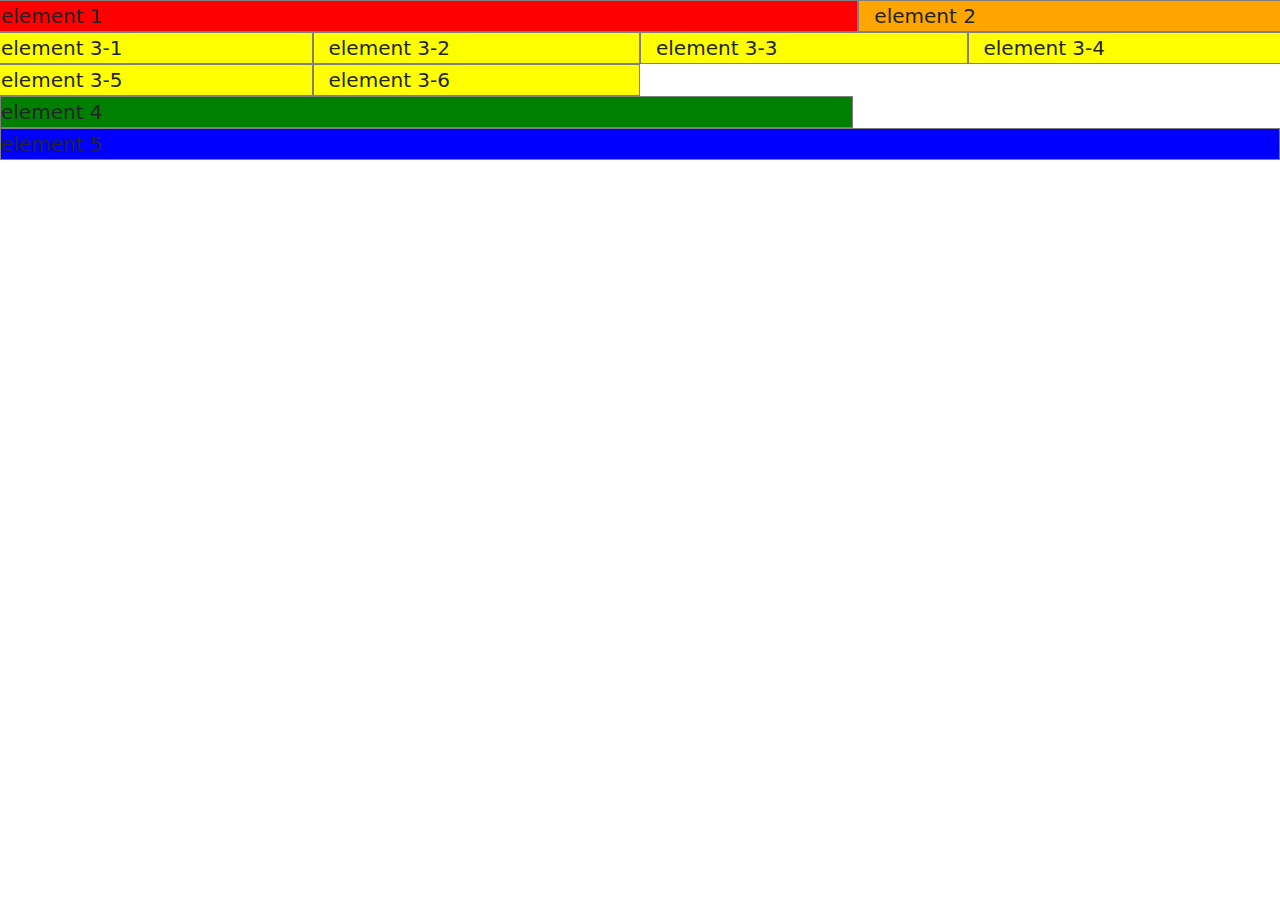
<file: Front-End/Module02/gridsysteem/Bootstrap_lab1/index.html>
<!DOCTYPE html>
<html lang="en">
<head>
	<meta charset="UTF-8">
	<title>Bootstrap - Lab 1</title>
	<link rel="stylesheet" type="text/css" href="style.css">
	
	<!-- Link hier je bootstrap! -->
	<link href="https://cdn.jsdelivr.net/npm/bootstrap@5.2.3/dist/css/bootstrap.min.css" rel="stylesheet">
</head>
<body>
	<div class="row">
		<div id="elem1" class="col-lg-8">element 1</div>
		<div id="elem2" class="col-lg-4">element 2</div>
	</div>

	<div id="sub" class="row">
		<div class="col-sm-6 col-md-4 col-lg-3">element 3-1</div>
		<div class="col-sm-6 col-md-4 col-lg-3">element 3-2</div>
		<div class="col-sm-6 col-md-4 col-lg-3">element 3-3</div>
		<div class="col-sm-6 col-md-4 col-lg-3">element 3-4</div>
		<div class="col-sm-6 col-md-4 col-lg-3">element 3-5</div>
		<div class="col-sm-6 col-md-4 col-lg-3">element 3-6</div>
	</div>

	<div id="elem4" class="col-sm-4 col-md-6 col-lg-8">element 4</div>
	<div id="elem5" class="col-sm-6 col-md-8 col-lg-12">element 5</div>
</body>
</html>
</file>
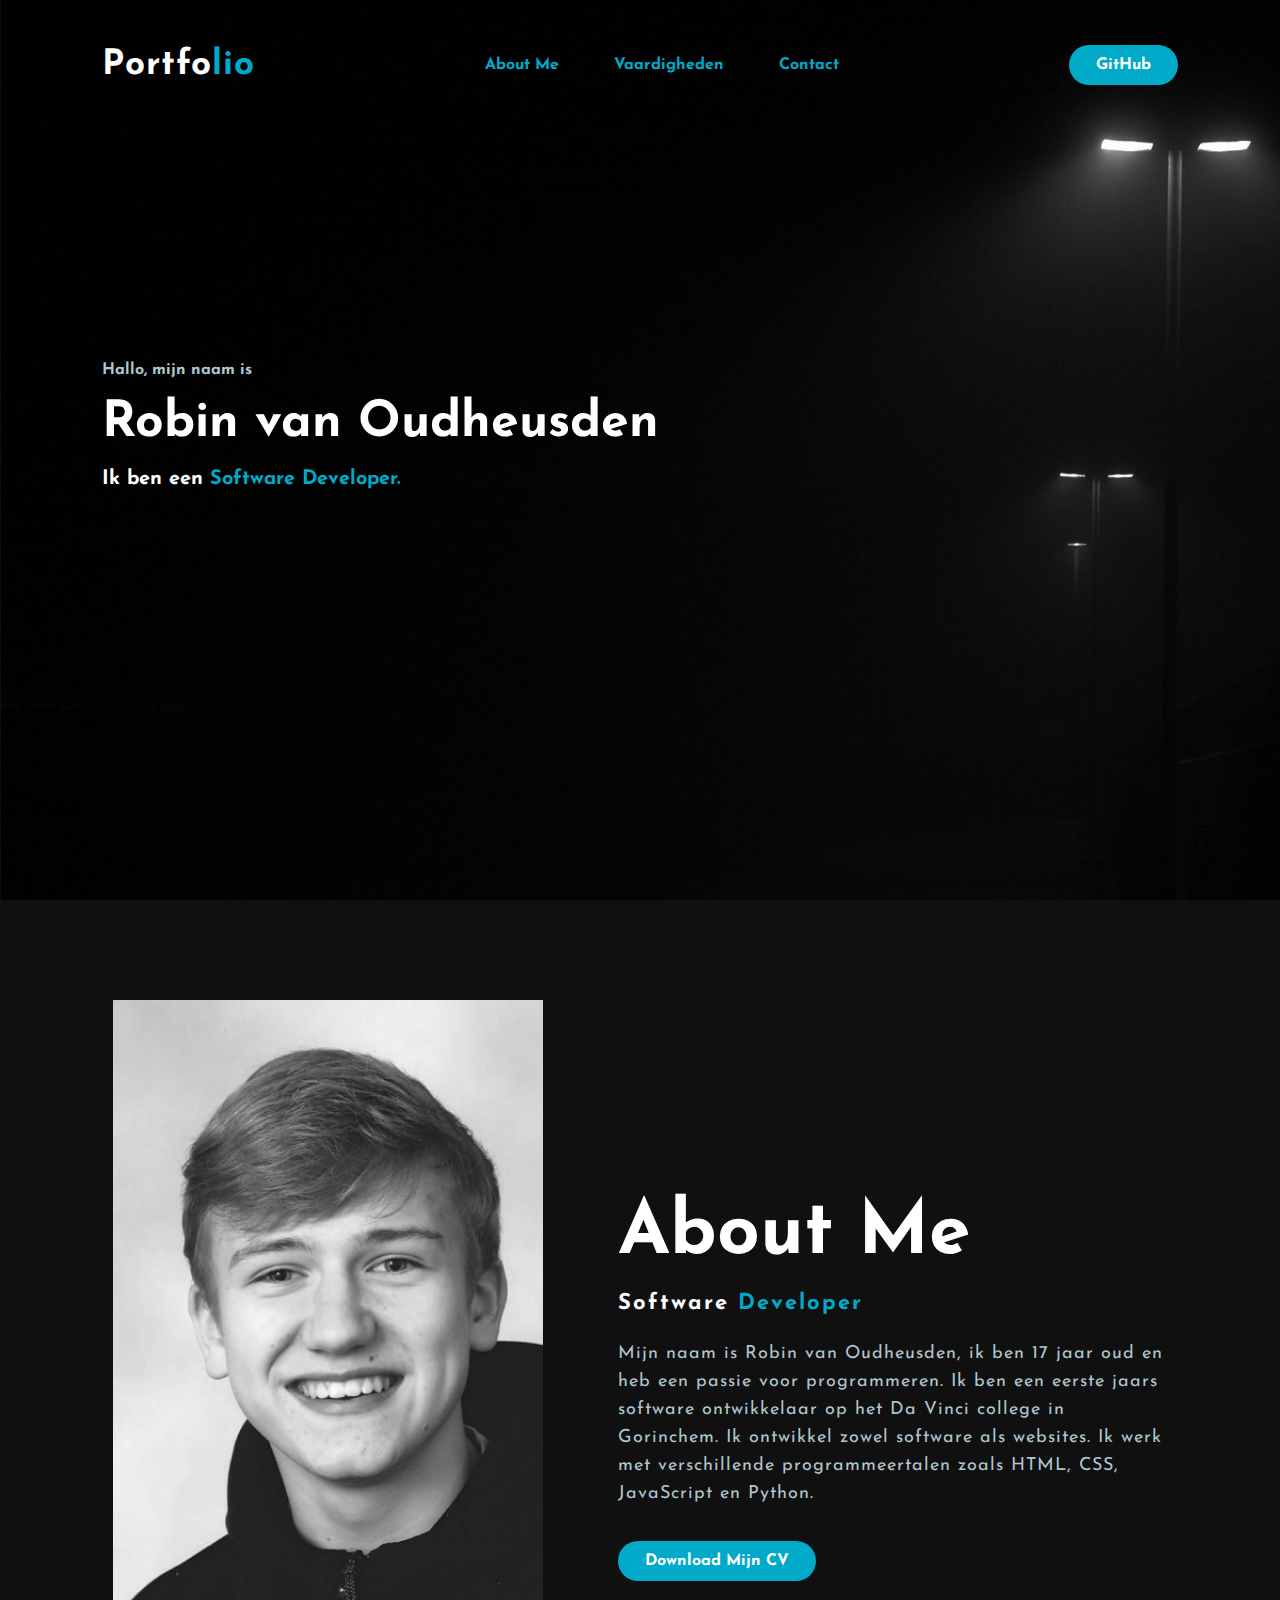
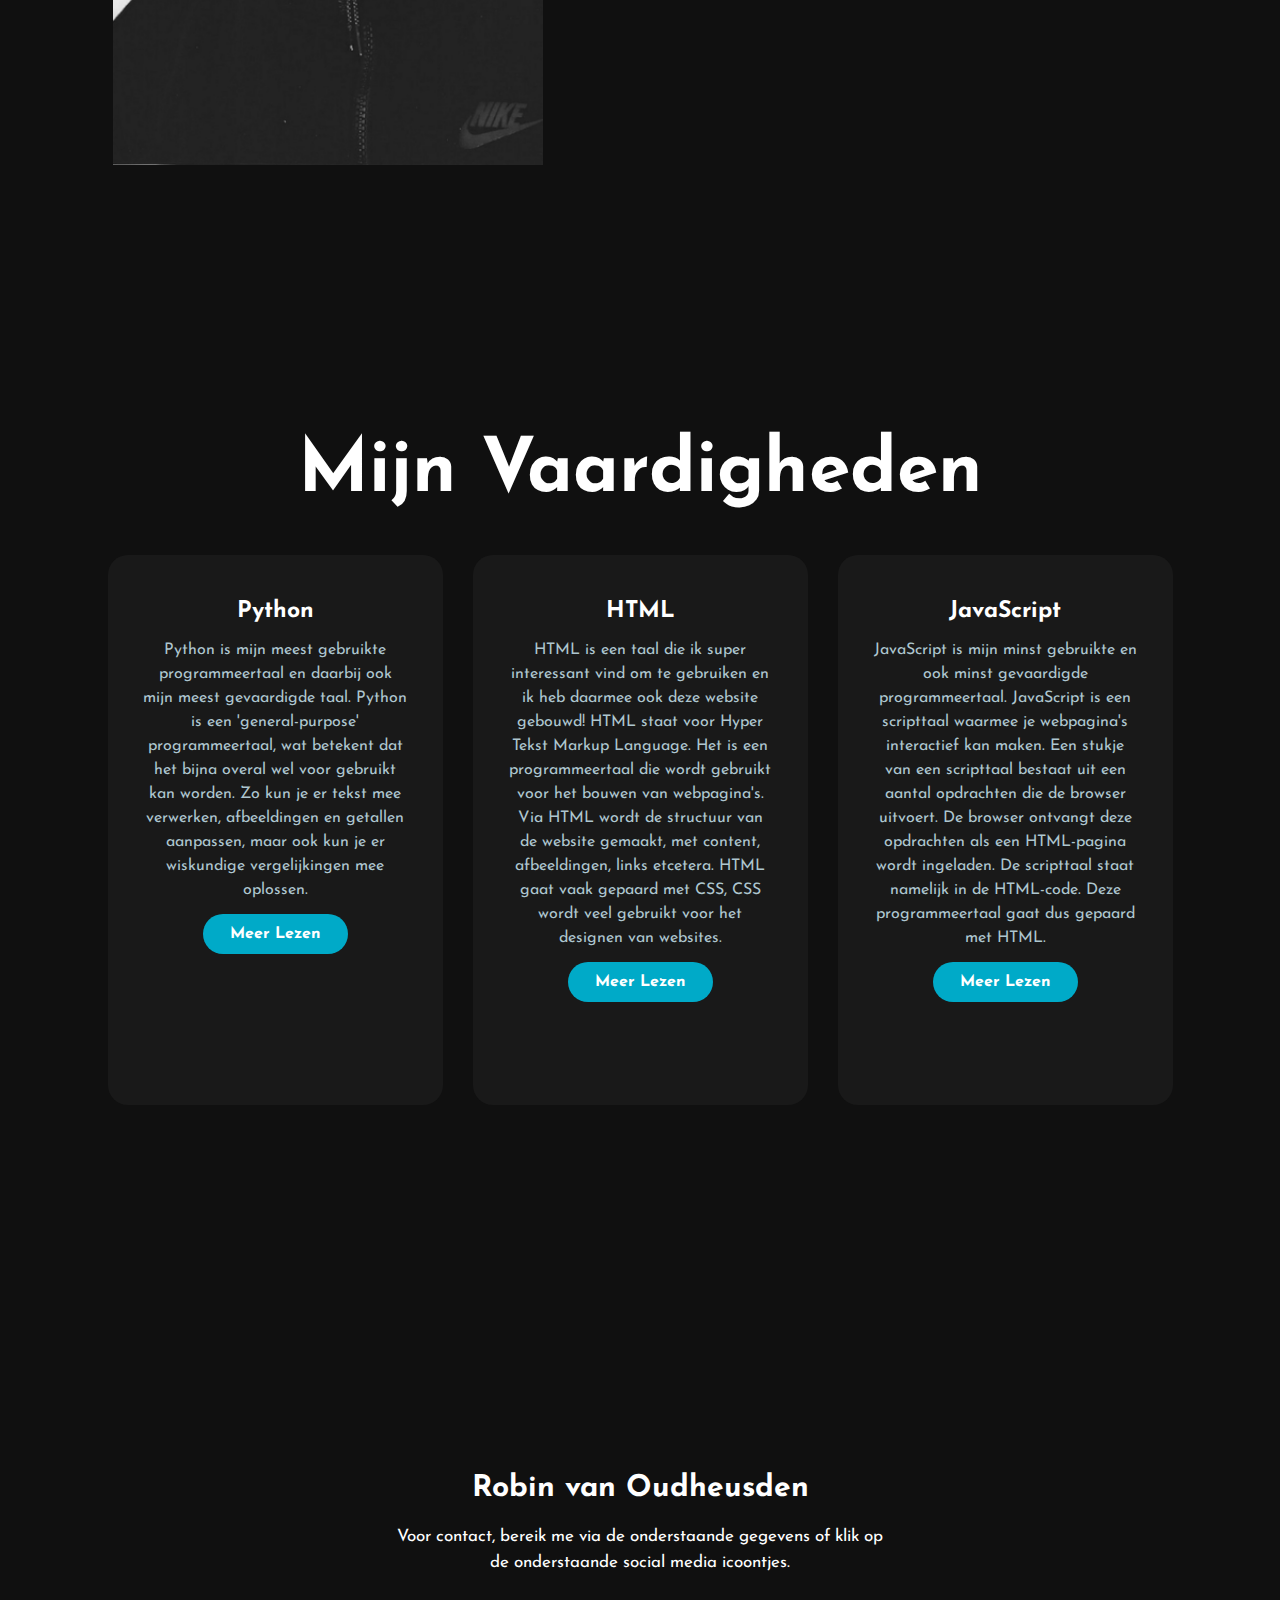
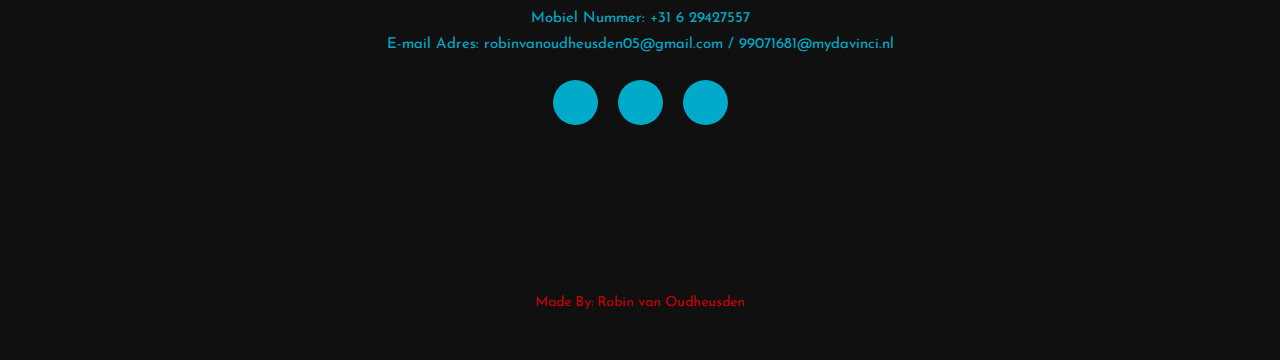
<file: Front-End/meesterproef/portfolio.html>
<!DOCTYPE html>
<html lang="nl">
<head>
    <title>Portfolio Website</title>
    <link rel="stylesheet" href="styles.css">

    <link rel="preconnect" href="https://fonts.gstatic.com">
    <link href="https://fonts.googleapis.com/css2?family=Josefin+Sans:ital,wght@0,100;0,200;0,300;0,400;0,500;0,600;0,700;1,100;1,200;1,300;1,400;1,500;1,600;1,700&display=swap" rel="stylesheet">
    <link rel="stylesheet" href="https://cdnjs.cloudflare.com/ajax/libs/font-awesome/6.3.0/css/all.min.css" integrity="sha512-SzlrxWUlpfuzQ+pcUCosxcglQRNAq/DZjVsC0lE40xsADsfeQoEypE+enwcOiGjk/bSuGGKHEyjSoQ1zVisanQ==" crossorigin="anonymous" referrerpolicy="no-referrer">
    <!-- <link rel="stylesheet" media="screen and (max-width: 530px)" href="phone.css"> -->

</head>
<body>
    <div class="row">
        <div id="hero">
            <nav>
                <h2 class="logo">Portfo<span>lio</span></h2>
                <ul>
                    <li><a href="#about-me">About Me</a></li>
                    <li><a href="#vaardigheid">Vaardigheden</a></li>
                    <li><a href="#contact">Contact</a></li>
                </ul>
                <a href="https://github.com/RobinVanOudheusden" class="btn" target="_blank">GitHub</a>
            </nav>
            
            <div class="content">
                <h4>Hallo, mijn naam is</h4>
                <h1>Robin van Oudheusden</h1>
                <h3>Ik ben een <span>Software Developer.</span></h3>
            </div>
        </div>
    </div>

    <div class="about">
        <div class="main" id="about-me">
            <img src="images/FotoGrijs_2_40.png">
            <div class="about-text">
                <h2>About Me</h2>
                <h5>Software <span>Developer</span></h5>
                <p>Mijn naam is Robin van Oudheusden, ik ben 17 jaar oud en heb een passie voor programmeren. Ik ben een eerste jaars software ontwikkelaar op het Da Vinci college in Gorinchem. Ik ontwikkel zowel software als websites. Ik werk met verschillende programmeertalen zoals HTML, CSS, JavaScript en Python.</p>
                <a href="https://drive.google.com/uc?export=download&id=1_mvTPwCSgCW7BNnusvqypmENCeHFn1mH" class="btn2">Download Mijn CV</a>
            </div> 
        </div>
    </div>


    <div class="vaardigheden">
        <div class="title" id="vaardigheid">
            <h2>Mijn Vaardigheden</h2>
        </div>

        <div class="box">
            <div class="card">
                <i class="fa-brands fa-python"></i>
                <h5>Python</h5>
                <div class="pra">
                    <p>Python is mijn meest gebruikte programmeertaal en daarbij ook mijn meest gevaardigde taal. Python is een 'general-purpose' programmeertaal, wat betekent dat het bijna overal wel voor gebruikt kan worden. Zo kun je er tekst mee verwerken, afbeeldingen en getallen aanpassen, maar ook kun je er wiskundige vergelijkingen mee oplossen.</p>
                    
                    <p style="text-align: center;">
                        <a class="button" href="https://en.wikipedia.org/wiki/Python_(programming_language)">Meer Lezen</a>
                    </p>
                </div>
            </div>

            <div class="card">
                <i class="fa-solid fa-code"></i>
                <h5>HTML</h5>
                <div class="pra">
                    <p>HTML is een taal die ik super interessant vind om te gebruiken en ik heb daarmee ook deze website gebouwd! HTML staat voor Hyper Tekst Markup Language. Het is een programmeertaal die wordt gebruikt voor het bouwen van webpagina's. Via HTML wordt de structuur van de website gemaakt, met content, afbeeldingen, links etcetera. HTML gaat vaak gepaard met CSS, CSS wordt veel gebruikt voor het designen van websites.</p>
                    
                    <p style="text-align: center;">
                        <a class="button" href="https://en.wikipedia.org/wiki/HTML">Meer Lezen</a>
                    </p>
                </div>
            </div>

            <div class="card">
                <i class="fa-brands fa-square-js"></i>
                <h5>JavaScript</h5>
                <div class="pra">
                    <p>JavaScript is mijn minst gebruikte en ook minst gevaardigde programmeertaal. JavaScript is een scripttaal waarmee je webpagina's interactief kan maken. Een stukje van een scripttaal bestaat uit een aantal opdrachten die de browser uitvoert. De browser ontvangt deze opdrachten als een HTML-pagina wordt ingeladen. De scripttaal staat namelijk in de HTML-code. Deze programmeertaal gaat dus gepaard met HTML.</p>
                    
                    <p style="text-align: center;">
                        <a class="button" href="https://en.wikipedia.org/wiki/JavaScript">Meer Lezen</a>
                    </p>
                </div>
            </div>
        </div>
    </div>


    <footer id="contact">
        <p>Robin van Oudheusden</p>
        <p>Voor contact, bereik me via de onderstaande gegevens of klik op de onderstaande social media icoontjes.</p>
        <p><i class="fa-solid fa-phone"></i> Mobiel Nummer: +31 6 29427557</p>
        <p><i class="fa-solid fa-envelope"></i> E-mail Adres: robinvanoudheusden05@gmail.com / 99071681@mydavinci.nl</p>
        <div class="social">
            <a href="https://nl.linkedin.com/in/robin-van-oudheusden-19582a229?trk=people-guest_people_search-card"><i class="fa-brands fa-linkedin"></i></a>
            <a href="https://www.instagram.com/robin_0183/"><i class="fa-brands fa-instagram"></i></a>
            <a href="https://www.facebook.com/profile.php?id=100069552884426"><i class="fa-brands fa-facebook"></i></a>
        </div>
        <p class="end">Made By: Robin van Oudheusden</p>
    </footer>

</body>
</html>
</file>
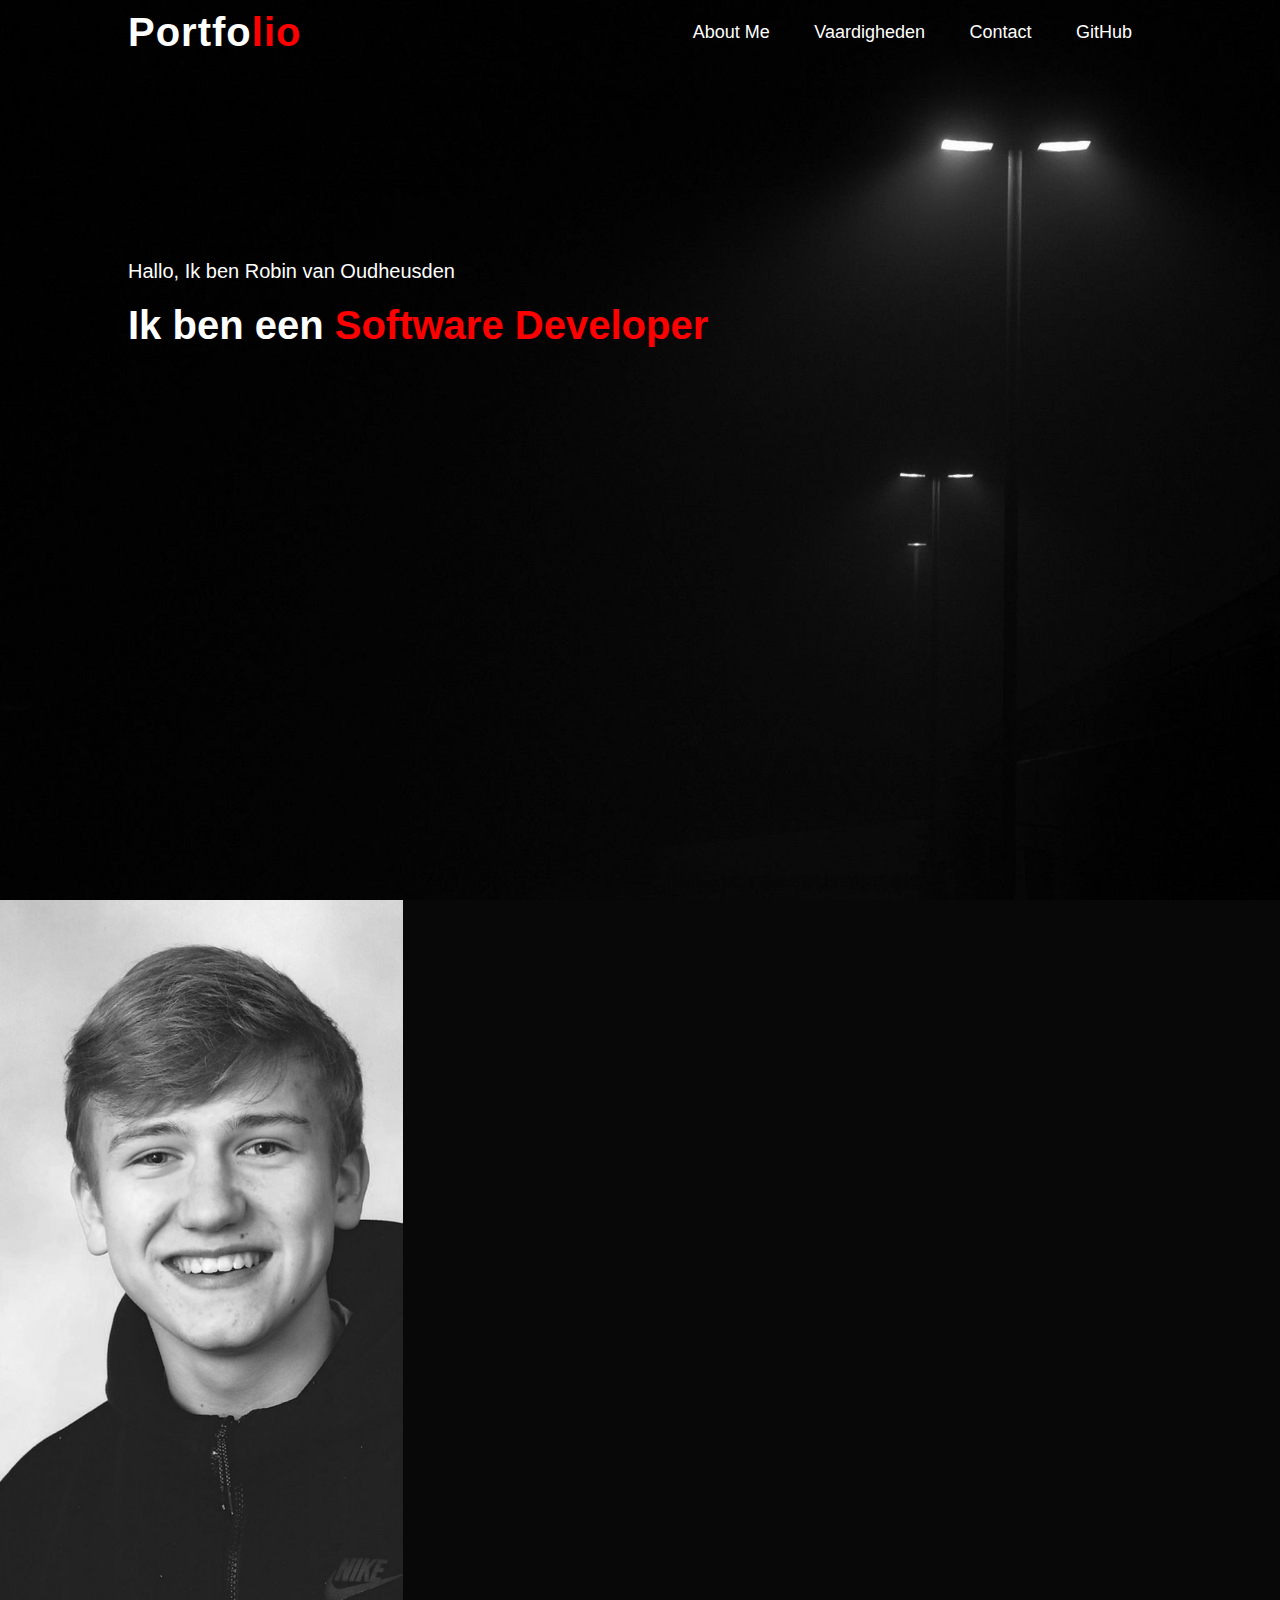
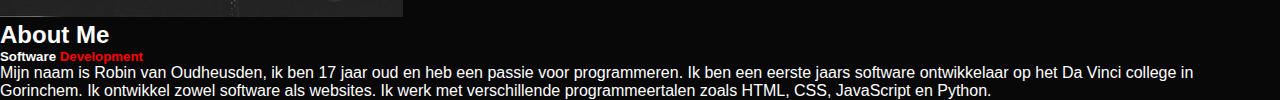
<file: Front-End/meesterproef2/portfolio.html>
<!DOCTYPE html>
<html lang="en">
<head>
    <meta charset="UTF-8">
    <meta http-equiv="X_UA-Compatible" content="IE=edge">
    <meta name="viewport" content="width=device-width, initial-scale=1.0">
    <title>Portfolio</title>
    <link rel="stylesheet" href="style.css">
    <link rel="stylesheet" href="https://cdnjs.cloudflare.com/ajax/libs/font-awesome/4.7.0/css/font-awesome.min.css">
</head>
<body>
   <div id="header">
        <div class="container1">
            <nav>
                <h2 class="logo">Portfo<span>lio</span></h2>
                <ul>
                    <li><a href="#about">About Me</a></li>
                    <li><a href="#vaardigheid">Vaardigheden</a></li>
                    <li><a href="#contact">Contact</a></li>
                    <li><a href="https://github.com/RobinVanOudheusden" target="_blank">GitHub</a></li>
                </ul>
            </nav>
            <div class="header-text">
                <p>Hallo, Ik ben Robin van Oudheusden</p>
                <h1>Ik ben een <span>Software Developer</span></h1>
            </div>
        </div>
   </div>

   <div id="about">
    <div class="container2">
        <div class="row">
            <div class="about-col-1">
                <img src="images/FotoGrijs_2_40.png">
            </div>
            <div class="about-col-2">
                <h2>About Me</h2>
                <h5>Software <span>Development</span></h5>
                <p>Mijn naam is Robin van Oudheusden, ik ben 17 jaar oud en heb een passie voor programmeren. Ik ben een eerste jaars software ontwikkelaar op het Da Vinci college in Gorinchem. Ik ontwikkel zowel software als websites. Ik werk met verschillende programmeertalen zoals HTML, CSS, JavaScript en Python.</p>
            </div>
        </div>
    </div>
 </div> 
 
</body>
</html>
</file>
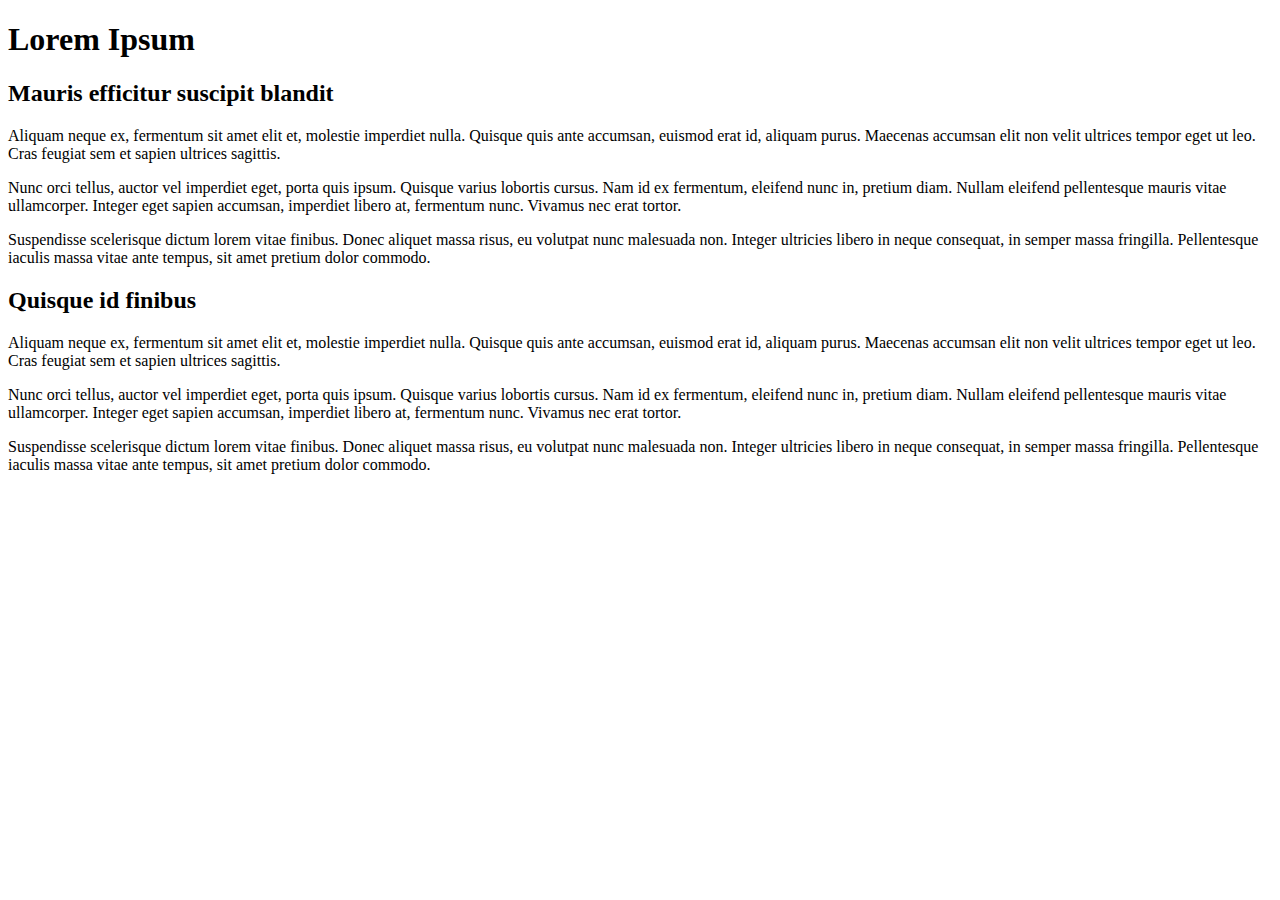
<file: Front-End/Module02/divEnClasses.html>
<!DOCTYPE html>

<html lang="nl">

	<head>
		<meta charset="UTF-8">
		<title>Titel van de pagina</title>
	</head>

	<body>
		<h1>Lorem Ipsum</h1>

		
		<div class="first">
			<h2>Mauris efficitur suscipit blandit</h2>

			<p>Aliquam neque ex, fermentum sit amet elit et, molestie imperdiet nulla. Quisque quis ante accumsan,
			   euismod erat id, aliquam purus. Maecenas accumsan elit non velit ultrices tempor eget ut leo. 
			   Cras feugiat sem et sapien ultrices sagittis.
			</p>

			<p>
				Nunc orci tellus, auctor vel imperdiet eget, porta quis ipsum. Quisque varius lobortis cursus. 
				Nam id ex fermentum, eleifend nunc in, pretium diam. Nullam eleifend pellentesque mauris vitae 
				ullamcorper. Integer eget sapien accumsan, imperdiet libero at, fermentum nunc. Vivamus nec erat 
				tortor. 
			</p>

			<p>
				Suspendisse scelerisque dictum lorem vitae finibus. Donec aliquet massa risus, eu volutpat nunc 
				malesuada non. Integer ultricies libero in neque consequat, in semper massa fringilla. 
				Pellentesque iaculis massa vitae ante tempus, sit amet pretium dolor commodo. 
			</p>
		</div>


		
		<div class="second">
			<h2>Quisque id finibus</h2>

			<p>Aliquam neque ex, fermentum sit amet elit et, molestie imperdiet nulla. Quisque quis ante accumsan,
			   euismod erat id, aliquam purus. Maecenas accumsan elit non velit ultrices tempor eget ut leo. 
			   Cras feugiat sem et sapien ultrices sagittis.
			</p>

			<p>
				Nunc orci tellus, auctor vel imperdiet eget, porta quis ipsum. Quisque varius lobortis cursus. 
				Nam id ex fermentum, eleifend nunc in, pretium diam. Nullam eleifend pellentesque mauris vitae 
				ullamcorper. Integer eget sapien accumsan, imperdiet libero at, fermentum nunc. Vivamus nec erat 
				tortor. 
			</p>

			<p>
				Suspendisse scelerisque dictum lorem vitae finibus. Donec aliquet massa risus, eu volutpat nunc 
				malesuada non. Integer ultricies libero in neque consequat, in semper massa fringilla. 
				Pellentesque iaculis massa vitae ante tempus, sit amet pretium dolor commodo. 
			</p>
		</div>


	</body>

</html>
</file>
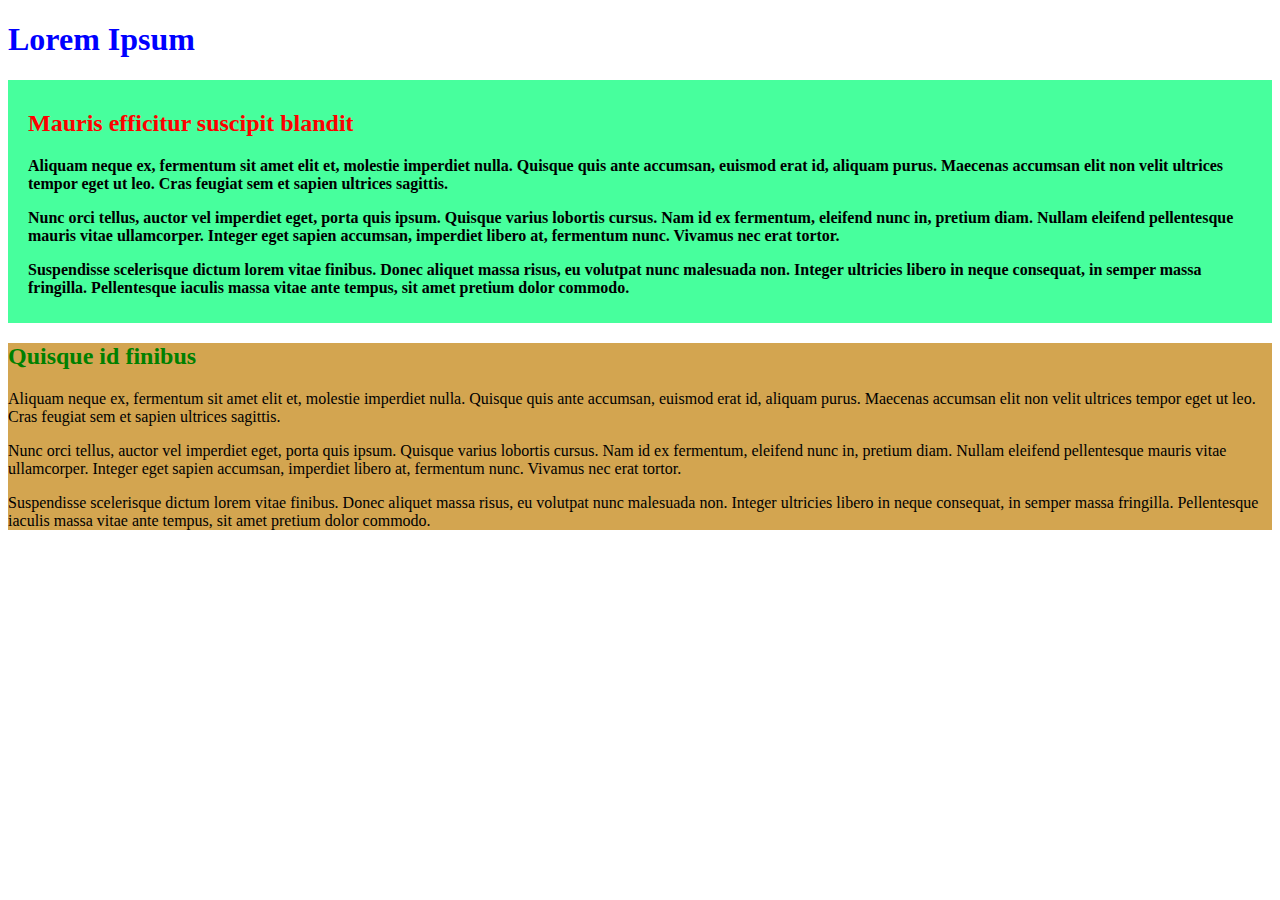
<file: Front-End/Module02/divEnClasses/divEnClasses.html>
<!DOCTYPE html>

<html lang="nl">

	<head>
		<meta charset="UTF-8">
		<title>Titel van de pagina</title>
		<link rel="stylesheet" href="style.css">
	</head>

	<body>
		<h1>Lorem Ipsum</h1>

		
		<div class="kopje1">
			<h2>Mauris efficitur suscipit blandit</h2>

			<p>Aliquam neque ex, fermentum sit amet elit et, molestie imperdiet nulla. Quisque quis ante accumsan,
			   euismod erat id, aliquam purus. Maecenas accumsan elit non velit ultrices tempor eget ut leo. 
			   Cras feugiat sem et sapien ultrices sagittis.
			</p>

			<p>
				Nunc orci tellus, auctor vel imperdiet eget, porta quis ipsum. Quisque varius lobortis cursus. 
				Nam id ex fermentum, eleifend nunc in, pretium diam. Nullam eleifend pellentesque mauris vitae 
				ullamcorper. Integer eget sapien accumsan, imperdiet libero at, fermentum nunc. Vivamus nec erat 
				tortor. 
			</p>

			<p>
				Suspendisse scelerisque dictum lorem vitae finibus. Donec aliquet massa risus, eu volutpat nunc 
				malesuada non. Integer ultricies libero in neque consequat, in semper massa fringilla. 
				Pellentesque iaculis massa vitae ante tempus, sit amet pretium dolor commodo. 
			</p>
		</div>


		
		<div class="kopje2">
			<h2>Quisque id finibus</h2>

			<p>Aliquam neque ex, fermentum sit amet elit et, molestie imperdiet nulla. Quisque quis ante accumsan,
			   euismod erat id, aliquam purus. Maecenas accumsan elit non velit ultrices tempor eget ut leo. 
			   Cras feugiat sem et sapien ultrices sagittis.
			</p>

			<p>
				Nunc orci tellus, auctor vel imperdiet eget, porta quis ipsum. Quisque varius lobortis cursus. 
				Nam id ex fermentum, eleifend nunc in, pretium diam. Nullam eleifend pellentesque mauris vitae 
				ullamcorper. Integer eget sapien accumsan, imperdiet libero at, fermentum nunc. Vivamus nec erat 
				tortor. 
			</p>

			<p>
				Suspendisse scelerisque dictum lorem vitae finibus. Donec aliquet massa risus, eu volutpat nunc 
				malesuada non. Integer ultricies libero in neque consequat, in semper massa fringilla. 
				Pellentesque iaculis massa vitae ante tempus, sit amet pretium dolor commodo. 
			</p>
		</div>


	</body>

</html>
</file>
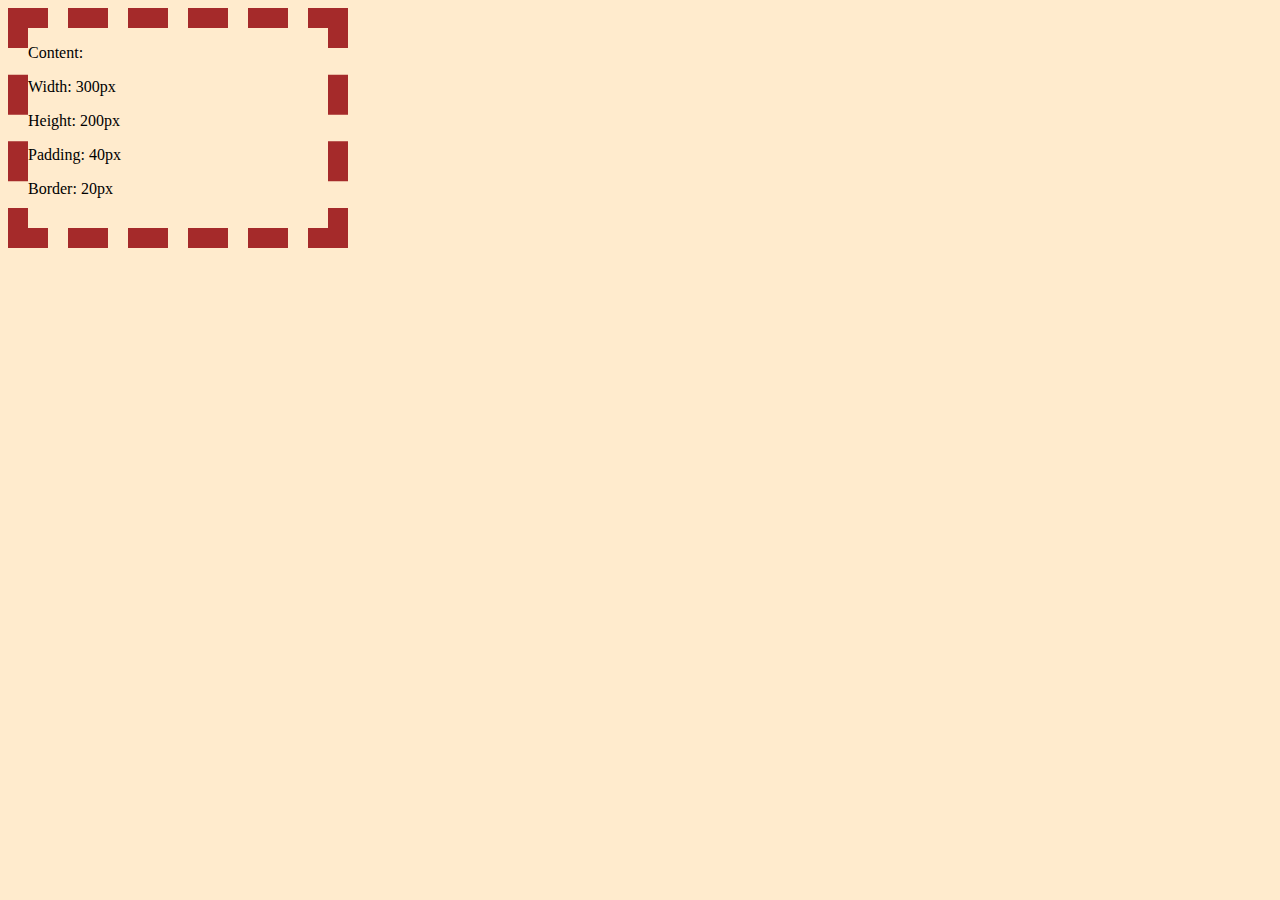
<file: Front-End/Module01/Content in the box/template-met-css/template-met-css/template.html>
<!DOCTYPE html>

<html lang="nl">

	<head>
		<meta charset="UTF-8">
		<title>Robin van Oudheusden</title>
		<link rel="stylesheet" href="css/styles.css">
	</head>
	<body>

<p>Content:</p>
<p>Width: 300px</p>
<p>Height: 200px</p>
<p>Padding: 40px</p>
<p>Border: 20px</p>

	</body>
	


</html>
</file>
<file: Front-End/Module02/gridsysteem/Bootstrap_lab1/style.css>
html{
	font-family: verdana;
	font-size: 20px;
}
#elem1,#elem2,#elem3,#elem4,#elem5,#sub *{
	border:1px solid grey;
}

#elem1{
	background-color:red;
}
#elem2{
	background-color: orange;
}
#elem4{
	background-color: green;
}
#elem5{
	background-color: blue;
}
#sub *{
	background-color:yellow;
}
</file>
<file: Front-End/meesterproef/styles.css>
html{
    scroll-behavior: smooth;
}
*{
    margin: 0;
    padding: 0;
    font-family: 'Josefin Sans', sans-serif;
    box-sizing: border-box;
}
#hero{
    height: 100vh;
    width: 100%;
    background-image: url(images/portfolio.jpg);
    background-size: cover;
}
nav{
    display: flex;
    align-items: center;
    justify-content: space-between;
    padding-top: 45px;
    padding-left: 8%;
    padding-right: 8%;
}
.logo{
    color: white;
    font-size: 35px;
    letter-spacing: 1px;
    cursor: pointer;
}
span{
    color:rgb(0, 170, 200);
}
nav ul li{
    list-style-type: none;
    display: inline-block;
    padding: 10px 25px;
}
nav ul li a{
    color: rgb(0, 170, 200);
    text-decoration: none;
    font-weight: bold;
    text-transform: capitalize;
}
nav ul li a:hover{
    color: white;
    transition: .4s;
}
.btn{
    background-color: rgb(0, 170, 200);
    color: rgb(255, 255, 255);
    text-decoration: none;
    border: 2px solid transparent;
    font-weight: bold;
    padding: 10px 25px;
    border-radius: 30px;
    transition: .4s;
}
.btn:hover{
    transform: scale(1.2);
}
.content{
    position: absolute;
    top: 50%;
    left: 8%;
    transform: translateY(-50%);
}
h1{
    color: white;
    margin: 20px 0 20px;
    font-size: 50px;
}
h3{
    color: white;
    margin-bottom: 50px;
    font-size: 20px;
}
h4{
    color: #aec6cf;
}

.about{
    width: 100%;
    padding: 100px 0px;
    background-color: #101010;
}
.about img{
    height: auto;
    width: 430px;
}
.about-text{
    width: 550px;
}
.main{
    width: 1130px;
    max-width: 95%;
    margin: 0 auto;
    display: flex;
    align-items: center;
    justify-content: space-around;
}
.about-text h2{
    color: white;
    font-size: 75px;
    text-transform: capitalize;
    margin-bottom: 20px;
}
.about-text h5{
    color: white;
    letter-spacing: 2px;
    font-size: 22px;
    margin-bottom: 25px;
    text-transform: capitalize;
}
.about-text p{
    color: #aec6cf;
    letter-spacing: 1px;
    line-height: 28px;
    font-size: 18px;
    margin-bottom: 45px;
}
.btn2{
    background-color: rgb(0, 170, 200);
    color: rgb(255, 255, 255);
    text-decoration: none;
    border: 2px solid transparent;
    font-weight: bold;
    padding: 10px 25px;
    border-radius: 30px;
    transition: .4s;
}
.btn2:hover{
    background-color: transparent;
    border: 2px solid rgb(0, 170, 200);
    cursor: pointer;
}

.vaardigheden{
    background: #101010;
    width: 100%;
    padding: 140px 0px;
}
.title h2{
    color: white;
    font-size: 75px;
    width: 1130px;
    margin: 30px auto;
    text-align: center;
}
.box{
    display: flex;
    justify-content: center;
    align-items: center;
    min-height: 400px;
}
.card{
    height: 550px;
    width: 335px;
    padding: 20px 35px;
    background: #191919;
    border-radius: 20px;
    margin: 15px;
    position: relative;
    overflow: hidden;
    text-align: center;
}
.card i{
    font-size: 50px;
    display: block;
    text-align: center;
    margin: 25px 0px;
    color: rgb(0, 170, 200);
}
h5{
    color: white;
    font-size: 23px;
    margin-bottom: 15px;
}
.pra p{
    color: #aec6cf;
    font-size: 16px;
    line-height: 24px;
    margin-bottom: 20px;
}
.card .button{
    background-color: rgb(0, 170, 200);
    color: rgb(255, 255, 255);
    text-decoration: none;
    border: 2px solid transparent;
    font-weight: bold;
    padding: 10px 25px;
    border-radius: 30px;
    transition: .4s;
}
.card .button:hover{
    background-color: transparent;
    border: 2px solid rgb(0, 170, 200);
    cursor: pointer;
}
footer{
    position: relative;
    width: 100%;
    height: 700px;
    background: #101010;
    display: flex;
    flex-direction: column;
    align-items: center;
    justify-content: center;
}
footer p:nth-child(1){
    font-size: 30px;
    color: white;
    margin-bottom: 20px;
    font-weight: bold;
}
footer p:nth-child(2){
    font-size: 17px;
    color: white;
    width: 500px;
    text-align: center;
    line-height: 26px;
    margin-bottom: 30px;
}
footer p:nth-child(3){
    font-size: 15px;
    color: rgb(0, 170, 200);
    width: 500px;
    text-align: center;
    line-height: 26px;
}
footer p:nth-child(4){
    font-size: 15px;
    color: rgb(0, 170, 200);
    width: 700px;
    text-align: center;
    line-height: 26px;
}
.social{
    display: flex;
}
.social a{
    width: 45px;
    height: 45px;
    display: flex;
    align-items: center;
    justify-content: center;
    background: rgb(0, 170, 200);
    border-radius: 50%;
    margin: 22px 10px;
    color: white;
    text-decoration: none;
    font-size: 20px;
}
.social a:hover{
    transform: scale(1.3);
    transition: .4s;
}
.end{
    position: absolute;
    color: rgb(200, 0, 0);
    bottom: 50px;
    font-size: 14px;
}


[class*="col-"] {
  width: 100%;
}

/* For mobile phones: */
[class*="col-"] {
    width: 100%;
  }
  
  @media only screen and (min-width: 600px) {
    /* For tablets: */
    .col-s-1 {width: 8.33%;}
    .col-s-2 {width: 16.66%;}
    .col-s-3 {width: 25%;}
    .col-s-4 {width: 33.33%;}
    .col-s-5 {width: 41.66%;}
    .col-s-6 {width: 50%;}
    .col-s-7 {width: 58.33%;}
    .col-s-8 {width: 66.66%;}
    .col-s-9 {width: 75%;}
    .col-s-10 {width: 83.33%;}
    .col-s-11 {width: 91.66%;}
    .col-s-12 {width: 100%;}
  }
  
  @media only screen and (min-width: 768px) {
    /* For desktop: */
    .col-1 {width: 8.33%;}
    .col-2 {width: 16.66%;}
    .col-3 {width: 25%;}
    .col-4 {width: 33.33%;}
    .col-5 {width: 41.66%;}
    .col-6 {width: 50%;}
    .col-7 {width: 58.33%;}
    .col-8 {width: 66.66%;}
    .col-9 {width: 75%;}
    .col-10 {width: 83.33%;}
    .col-11 {width: 91.66%;}
    .col-12 {width: 100%;}
  }
</file>
<file: Front-End/meesterproef2/style.css>
*{
    margin: 0;
    padding: 0;
    font-family: 'Poppins', sans-serif;
    box-sizing: border-box;
}
body{
    background: #080808;
    color: #fff;
}
#header{
    width: 100%;
    height: 100vh;
    background: url(images/portfolio.jpg);
    background-size: cover;
    background-position: center;
}
.container1{
    padding: 10px 10%;
}
.logo{
    color: white;
    font-size: 40px;
    letter-spacing: 1px;
    cursor: pointer;
}
span{
    color:rgb(255, 0, 0);
}
nav{
    display: flex;
    align-items: center;
    justify-content: space-between;
    flex-wrap: wrap;
}
nav ul li{
    display: inline-block;
    list-style: none;
    margin: 10px 20px;
}
nav ul li a{
    color: #fff;
    text-decoration: none;
    font-size: 18px;
    position: relative;
}
nav ul li a::after{
    content: '';
    width: 0%;
    height: 3px;
    background: rgb(255, 0, 0);
    position: absolute;
    left: 0;
    bottom: -6px;
    transition: 0.5s;
}
nav ul li a:hover::after{
    width: 100%;
}
.header-text{
    margin-top: 20%;
    font-size: 20px;
}
.header-text h1{
    font-size: 40px;
    margin-top: 20px;
}
</file>
<file: Front-End/Module02/divEnClasses/style.css>
h1 {
    color: blue;
}


.kopje1 h2{
    color: rgb(255, 0, 0);
} 

.kopje1 {
    background-color: rgb(71, 255, 157);
    color: rgb(0, 0, 0);
    font-family: Tahoma;
    font-weight: bold;
    padding-top: 10px;
    padding-right: 20px;
    padding-bottom: 10px;
    padding-left: 20px;
}

.kopje2 h2 {
    color: green;
}

.kopje2 {
    background-color: rgb(211, 165, 80);
    color: rgb(0, 0, 0);
}
</file>
<file: Front-End/Module01/Content in the box/template-met-css/template-met-css/css/styles.css>
body{
    height: 200px;
    width: 300px;
    background-color: blanchedalmond;
    border: dashed brown 20px;
}
div{
    margin-left: 10px;
    margin-top: -40px;
    padding: 40px;
}
</file>
